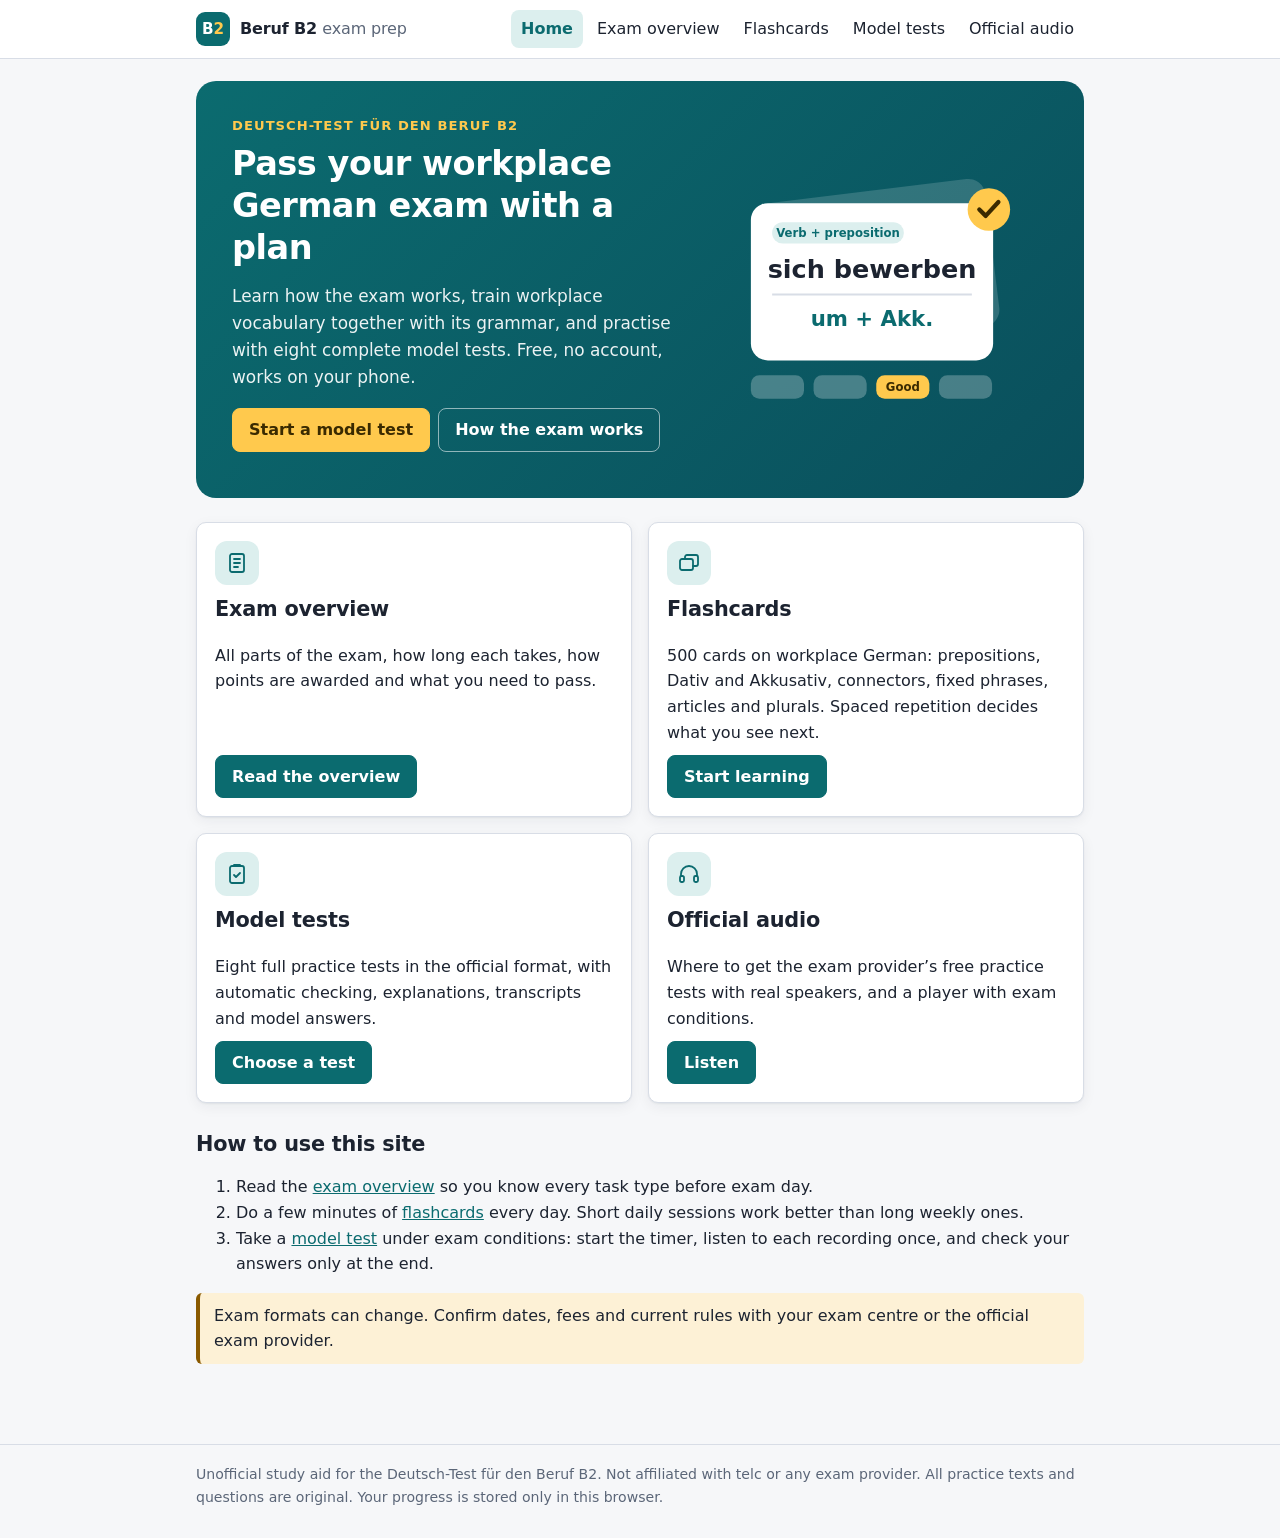
<file: index.html>
<!doctype html>
<html lang="en">
<head>
  <meta charset="utf-8">
  <meta name="viewport" content="width=device-width, initial-scale=1">
  <title>Beruf B2 exam prep – practise for the Deutsch-Test für den Beruf B2</title>
  <meta name="description" content="Free practice for the Deutsch-Test für den Beruf B2: exam overview, flashcards and eight model tests.">
  <link rel="icon" href="assets/img/favicon.svg" type="image/svg+xml">
  <meta name="theme-color" content="#0b6b6f">
  <link rel="stylesheet" href="assets/css/style.css">
</head>
<body>
  <header class="site-header">
    <div class="wrap">
      <a class="brand" href="index.html"><span class="logo" aria-hidden="true">B<b>2</b></span><span>Beruf B2 <span class="brand-sub">exam prep</span></span></a>
      <nav class="site-nav" aria-label="Main">
        <a href="index.html" aria-current="page">Home</a>
        <a href="overview.html">Exam overview</a>
        <a href="flashcards.html">Flashcards</a>
        <a href="tests.html">Model tests</a>
        <a href="official.html">Official audio</a>
      </nav>
    </div>
  </header>

  <main class="wrap">
    <section class="hero">
      <div class="hero-text">
        <p class="eyebrow">Deutsch-Test für den Beruf B2</p>
        <h1>Pass your workplace German exam with a plan</h1>
        <p>Learn how the exam works, train workplace vocabulary together with its grammar, and practise with eight complete model tests. Free, no account, works on your phone.</p>
        <div class="btn-row">
          <a class="btn cta" href="tests.html">Start a model test</a>
          <a class="btn ghost" href="overview.html">How the exam works</a>
        </div>
      </div>
      <svg class="hero-art" viewBox="0 0 320 230" role="img" aria-label="A flashcard showing the pattern sich bewerben um plus Akkusativ">
        <rect x="58" y="22" width="216" height="140" rx="16" fill="#ffffff" opacity=".16" transform="rotate(-7 166 92)"/>
        <rect x="46" y="34" width="228" height="148" rx="16" fill="#ffffff"/>
        <rect x="66" y="52" width="124" height="20" rx="10" fill="#dcefee"/>
        <text x="128" y="66" text-anchor="middle" font-size="11" font-weight="700" fill="#0b6b6f">Verb + preposition</text>
        <text x="160" y="104" text-anchor="middle" font-size="24" font-weight="800" fill="#1c2330">sich bewerben</text>
        <line x1="66" y1="120" x2="254" y2="120" stroke="#d8dde6" stroke-width="2"/>
        <text x="160" y="150" text-anchor="middle" font-size="20" font-weight="800" fill="#0b6b6f">um + Akk.</text>
        <rect x="46" y="196" width="50" height="22" rx="8" fill="#ffffff" opacity=".25"/>
        <rect x="105" y="196" width="50" height="22" rx="8" fill="#ffffff" opacity=".25"/>
        <rect x="164" y="196" width="50" height="22" rx="8" fill="#ffc94d"/>
        <rect x="223" y="196" width="50" height="22" rx="8" fill="#ffffff" opacity=".25"/>
        <text x="189" y="211" text-anchor="middle" font-size="11" font-weight="800" fill="#3a2a00">Good</text>
        <circle cx="270" cy="40" r="20" fill="#ffc94d"/>
        <path d="M261 40l6 6 12-13" fill="none" stroke="#3a2a00" stroke-width="4" stroke-linecap="round" stroke-linejoin="round"/>
      </svg>
    </section>

    <div class="grid">
      <section class="card">
        <span class="card-icon"><svg class="icon" viewBox="0 0 24 24" aria-hidden="true"><rect x="5" y="3" width="14" height="18" rx="2"/><path d="M9 8h6M9 12h6M9 16h4"/></svg></span>
        <h2>Exam overview</h2>
        <p>All parts of the exam, how long each takes, how points are awarded and what you need to pass.</p>
        <a class="btn primary" href="overview.html">Read the overview</a>
      </section>
      <section class="card">
        <span class="card-icon"><svg class="icon" viewBox="0 0 24 24" aria-hidden="true"><rect x="3" y="8" width="13" height="11" rx="2"/><path d="M8 8V6a2 2 0 0 1 2-2h9a2 2 0 0 1 2 2v7a2 2 0 0 1-2 2h-3"/></svg></span>
        <h2>Flashcards</h2>
        <p>500 cards on workplace German: prepositions, Dativ and Akkusativ, connectors, fixed phrases, articles and plurals. Spaced repetition decides what you see next.</p>
        <a class="btn primary" href="flashcards.html">Start learning</a>
      </section>
      <section class="card">
        <span class="card-icon"><svg class="icon" viewBox="0 0 24 24" aria-hidden="true"><rect x="5" y="4" width="14" height="17" rx="2"/><path d="M9 4V3h6v1M9 13l2 2 4-4"/></svg></span>
        <h2>Model tests</h2>
        <p>Eight full practice tests in the official format, with automatic checking, explanations, transcripts and model answers.</p>
        <a class="btn primary" href="tests.html">Choose a test</a>
      </section>
      <section class="card">
        <span class="card-icon"><svg class="icon" viewBox="0 0 24 24" aria-hidden="true"><path d="M4 14v-2a8 8 0 0 1 16 0v2"/><rect x="3" y="14" width="4" height="6" rx="1.5"/><rect x="17" y="14" width="4" height="6" rx="1.5"/></svg></span>
        <h2>Official audio</h2>
        <p>Where to get the exam provider’s free practice tests with real speakers, and a player with exam conditions.</p>
        <a class="btn primary" href="official.html">Listen</a>
      </section>
    </div>

    <h2>How to use this site</h2>
    <ol>
      <li>Read the <a href="overview.html">exam overview</a> so you know every task type before exam day.</li>
      <li>Do a few minutes of <a href="flashcards.html">flashcards</a> every day. Short daily sessions work better than long weekly ones.</li>
      <li>Take a <a href="tests.html">model test</a> under exam conditions: start the timer, listen to each recording once, and check your answers only at the end.</li>
    </ol>
    <p class="note">Exam formats can change. Confirm dates, fees and current rules with your exam centre or the official exam provider.</p>
  </main>

  <footer class="site-footer">
    <div class="wrap">
      Unofficial study aid for the Deutsch-Test für den Beruf B2. Not affiliated with telc or any exam provider.
      All practice texts and questions are original. Your progress is stored only in this browser.
    </div>
  </footer>

  <script src="assets/js/common.js"></script>
</body>
</html>
</file>
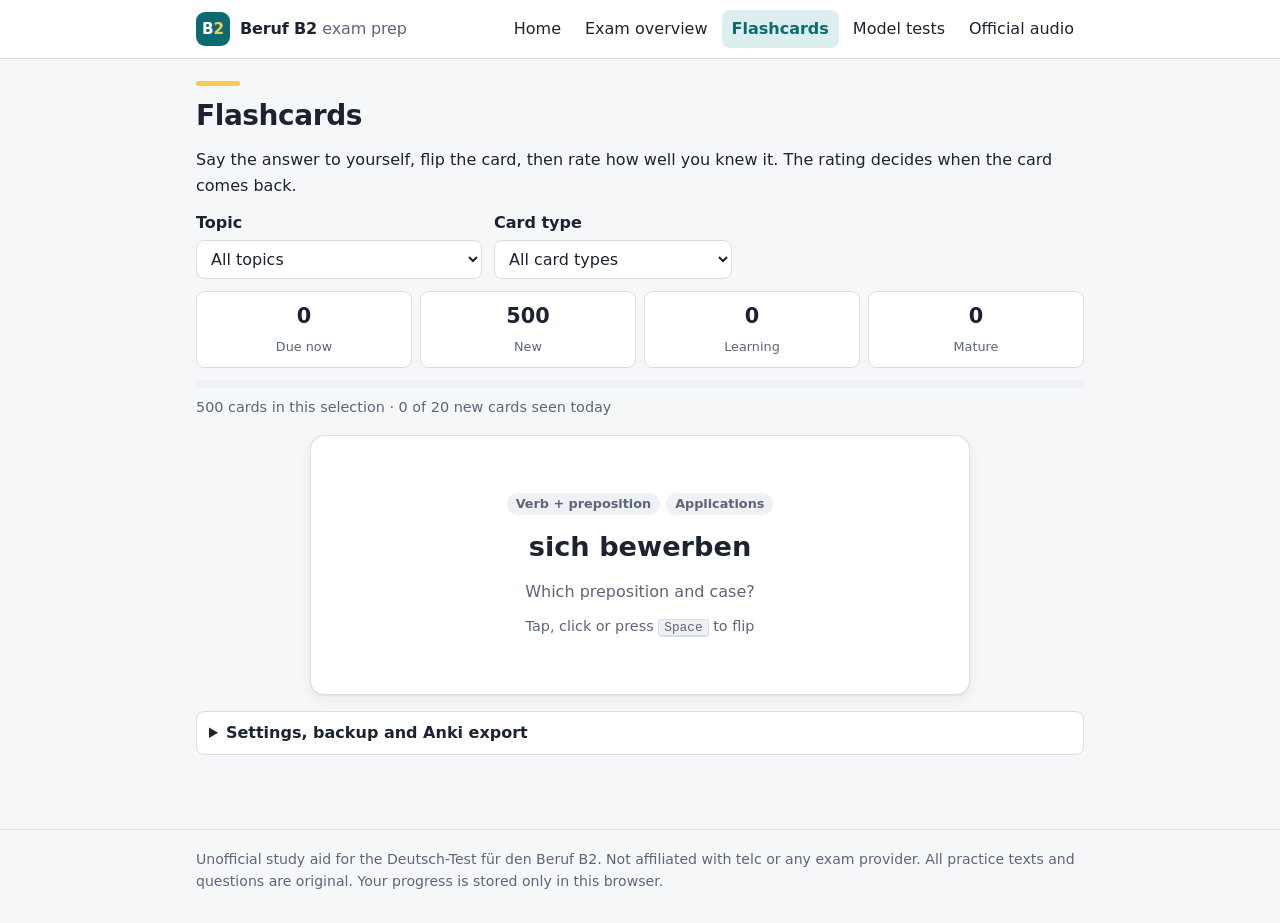
<file: flashcards.html>
<!doctype html>
<html lang="en">
<head>
  <meta charset="utf-8">
  <meta name="viewport" content="width=device-width, initial-scale=1">
  <title>Flashcards – Beruf B2 exam prep</title>
  <meta name="description" content="Spaced-repetition flashcards for workplace German at level B2.">
  <link rel="icon" href="assets/img/favicon.svg" type="image/svg+xml">
  <meta name="theme-color" content="#0b6b6f">
  <link rel="stylesheet" href="assets/css/style.css">
</head>
<body>
  <header class="site-header">
    <div class="wrap">
      <a class="brand" href="index.html"><span class="logo" aria-hidden="true">B<b>2</b></span><span>Beruf B2 <span class="brand-sub">exam prep</span></span></a>
      <nav class="site-nav" aria-label="Main">
        <a href="index.html">Home</a>
        <a href="overview.html">Exam overview</a>
        <a href="flashcards.html" aria-current="page">Flashcards</a>
        <a href="tests.html">Model tests</a>
        <a href="official.html">Official audio</a>
      </nav>
    </div>
  </header>

  <main class="wrap">
    <h1>Flashcards</h1>
    <p>Say the answer to yourself, flip the card, then rate how well you knew it. The rating decides when the card comes back.</p>
    <div id="app"><p class="muted">Loading cards…</p></div>
    <noscript><p class="error">The flashcards need JavaScript.</p></noscript>
  </main>

  <footer class="site-footer">
    <div class="wrap">
      Unofficial study aid for the Deutsch-Test für den Beruf B2. Not affiliated with telc or any exam provider.
      All practice texts and questions are original. Your progress is stored only in this browser.
    </div>
  </footer>
  <script src="assets/js/common.js"></script>
  <script src="assets/js/srs.js"></script>
  <script src="assets/js/flashcards.js"></script>
</body>
</html>
</file>
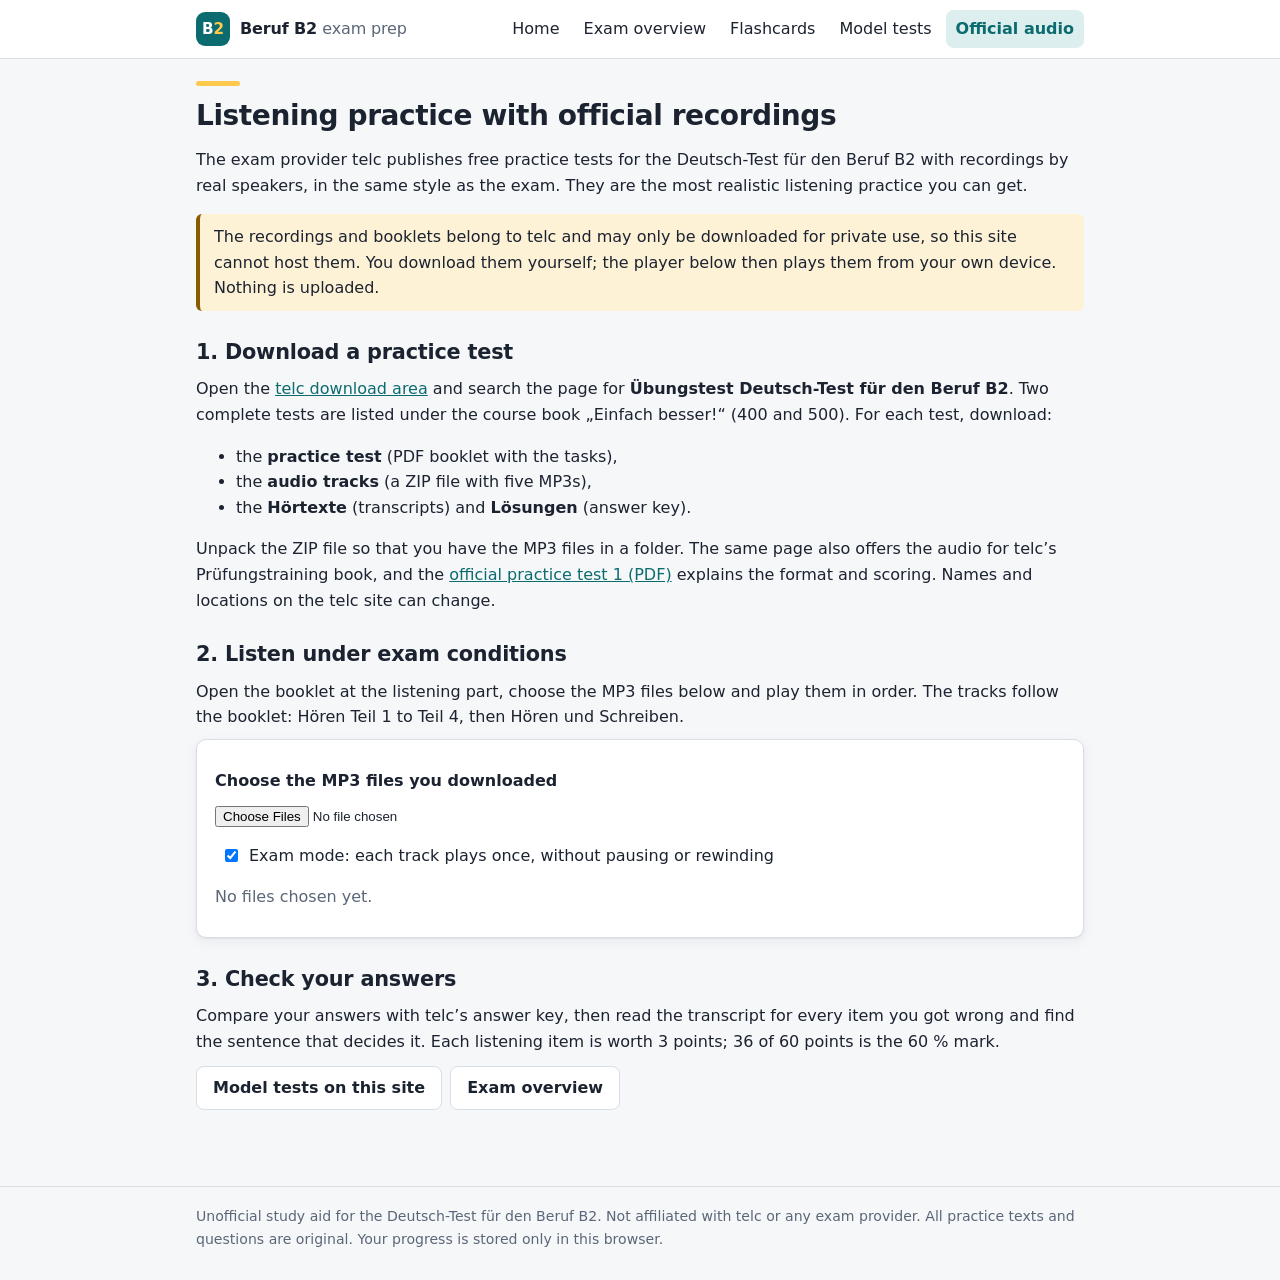
<file: official.html>
<!doctype html>
<html lang="en">
<head>
  <meta charset="utf-8">
  <meta name="viewport" content="width=device-width, initial-scale=1">
  <title>Official audio – Beruf B2 exam prep</title>
  <meta name="description" content="Practise listening with the official telc recordings: where to get them and a player with exam conditions.">
  <link rel="icon" href="assets/img/favicon.svg" type="image/svg+xml">
  <meta name="theme-color" content="#0b6b6f">
  <link rel="stylesheet" href="assets/css/style.css">
</head>
<body>
  <header class="site-header">
    <div class="wrap">
      <a class="brand" href="index.html"><span class="logo" aria-hidden="true">B<b>2</b></span><span>Beruf B2 <span class="brand-sub">exam prep</span></span></a>
      <nav class="site-nav" aria-label="Main">
        <a href="index.html">Home</a>
        <a href="overview.html">Exam overview</a>
        <a href="flashcards.html">Flashcards</a>
        <a href="tests.html">Model tests</a>
        <a href="official.html" aria-current="page">Official audio</a>
      </nav>
    </div>
  </header>

  <main class="wrap">
    <h1>Listening practice with official recordings</h1>

    <p>The exam provider telc publishes free practice tests for the <span lang="de">Deutsch-Test für den Beruf B2</span> with recordings by real speakers, in the same style as the exam. They are the most realistic listening practice you can get.</p>

    <p class="note">The recordings and booklets belong to telc and may only be downloaded for private use, so this site cannot host them. You download them yourself; the player below then plays them from your own device. Nothing is uploaded.</p>

    <h2>1. Download a practice test</h2>
    <p>Open the <a href="https://www.telc.net/lehrmaterialien/downloadbereich" rel="noopener">telc download area</a> and search the page for <strong lang="de">Übungstest Deutsch-Test für den Beruf B2</strong>. Two complete tests are listed under the course book <span lang="de">„Einfach besser!“</span> (400 and 500). For each test, download:</p>
    <ul>
      <li>the <strong>practice test</strong> (PDF booklet with the tasks),</li>
      <li>the <strong>audio tracks</strong> (a ZIP file with five MP3s),</li>
      <li>the <strong lang="de">Hörtexte</strong> (transcripts) and <strong lang="de">Lösungen</strong> (answer key).</li>
    </ul>
    <p>Unpack the ZIP file so that you have the MP3 files in a folder. The same page also offers the audio for telc’s <span lang="de">Prüfungstraining</span> book, and the <a href="https://shop.telc.net/media/catalog/product/file//1/0/1011431_20220708_5015-b00-010102_web.pdf" rel="noopener">official practice test 1 (PDF)</a> explains the format and scoring. Names and locations on the telc site can change.</p>

    <h2>2. Listen under exam conditions</h2>
    <p>Open the booklet at the listening part, choose the MP3 files below and play them in order. The tracks follow the booklet: <span lang="de">Hören Teil 1</span> to <span lang="de">Teil 4</span>, then <span lang="de">Hören und Schreiben</span>.</p>

    <div id="app" class="card">
      <p><label for="files">Choose the MP3 files you downloaded</label></p>
      <input type="file" id="files" accept="audio/*,.mp3" multiple>
      <p><label class="choice"><input type="checkbox" id="exam-mode" checked> Exam mode: each track plays once, without pausing or rewinding</label></p>
      <div id="tracks"><p class="muted">No files chosen yet.</p></div>
    </div>
    <noscript><p class="error">The player needs JavaScript. You can still play the files with any audio player.</p></noscript>

    <h2>3. Check your answers</h2>
    <p>Compare your answers with telc’s answer key, then read the transcript for every item you got wrong and find the sentence that decides it. Each listening item is worth 3 points; 36 of 60 points is the 60 % mark.</p>

    <div class="btn-row">
      <a class="btn" href="tests.html">Model tests on this site</a>
      <a class="btn" href="overview.html">Exam overview</a>
    </div>
  </main>

  <footer class="site-footer">
    <div class="wrap">
      Unofficial study aid for the Deutsch-Test für den Beruf B2. Not affiliated with telc or any exam provider.
      All practice texts and questions are original. Your progress is stored only in this browser.
    </div>
  </footer>

  <script src="assets/js/common.js"></script>
  <script src="assets/js/official.js"></script>
</body>
</html>
</file>
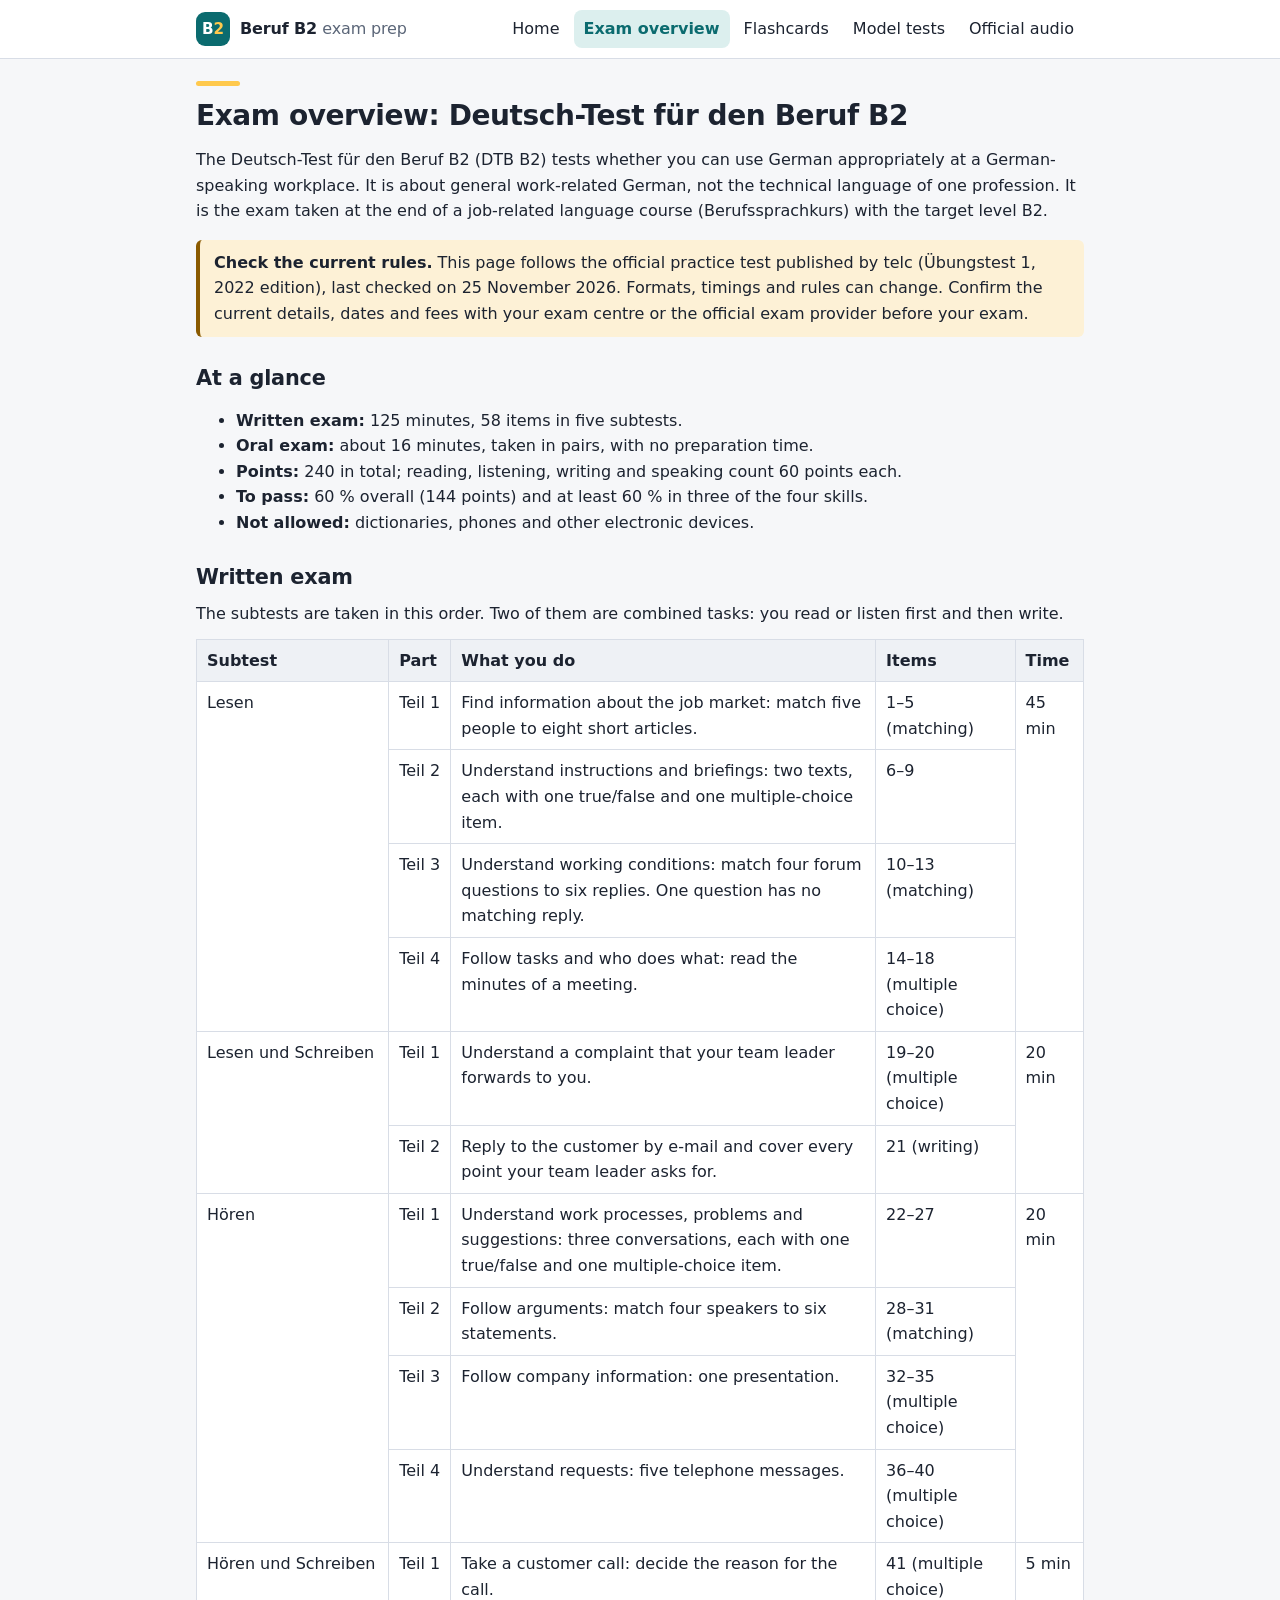
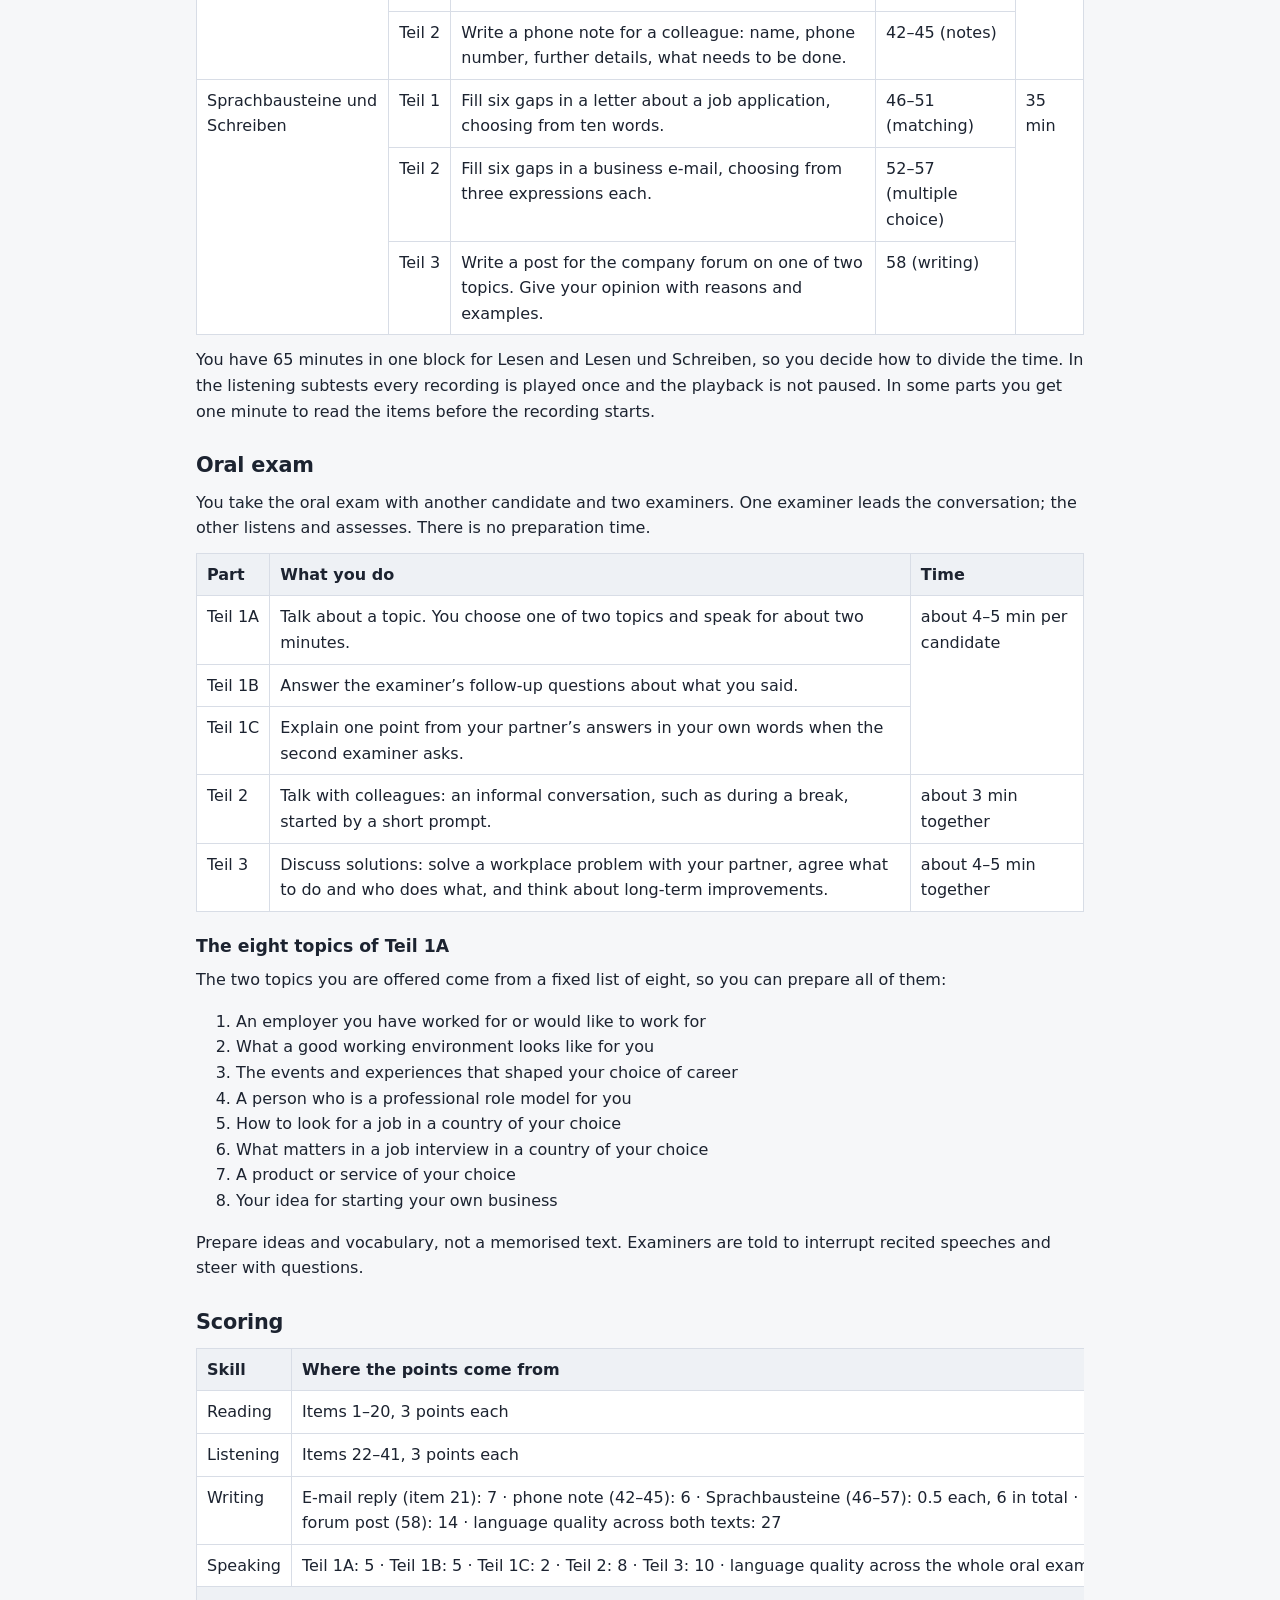
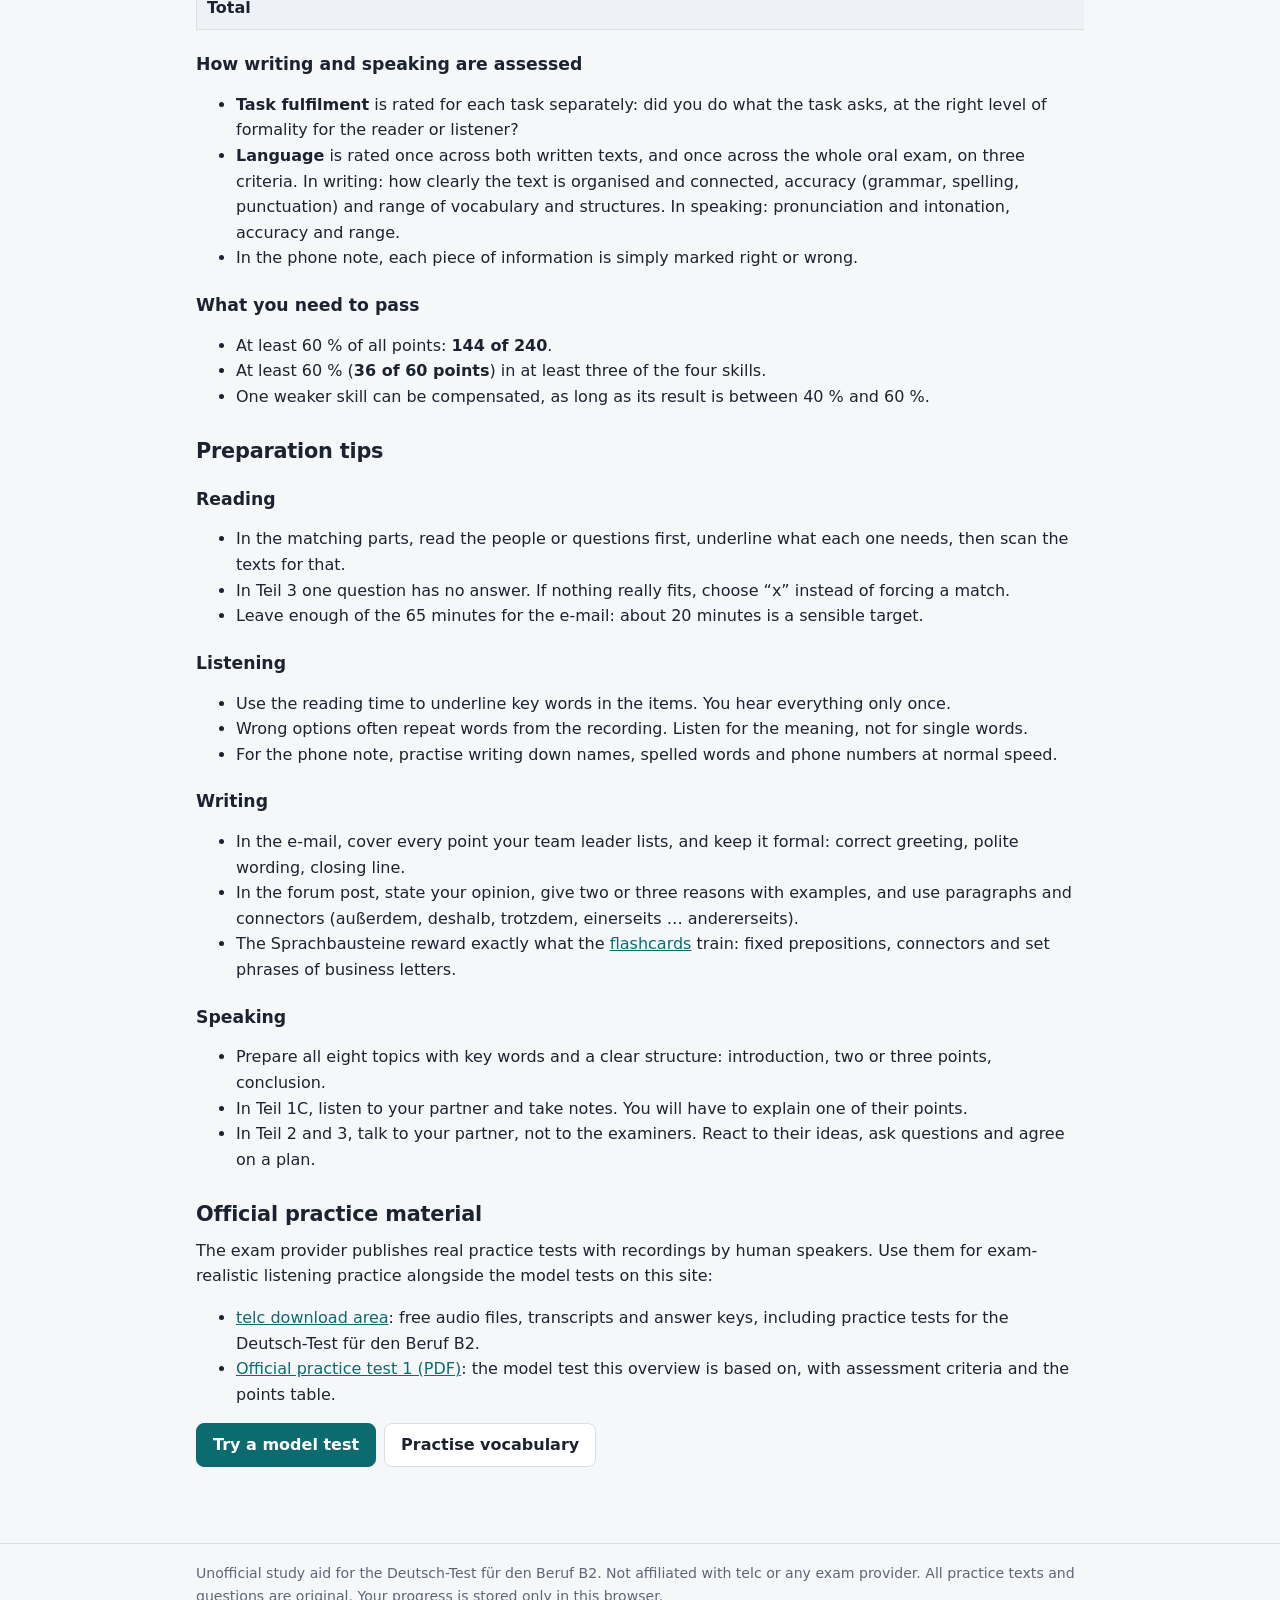
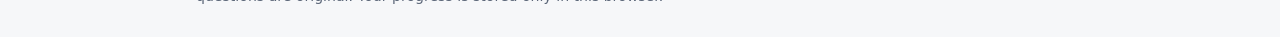
<file: overview.html>
<!doctype html>
<html lang="en">
<head>
  <meta charset="utf-8">
  <meta name="viewport" content="width=device-width, initial-scale=1">
  <title>Exam overview – Beruf B2 exam prep</title>
  <meta name="description" content="Structure, timing, scoring and pass criteria of the Deutsch-Test für den Beruf B2.">
  <link rel="icon" href="assets/img/favicon.svg" type="image/svg+xml">
  <meta name="theme-color" content="#0b6b6f">
  <link rel="stylesheet" href="assets/css/style.css">
</head>
<body>
  <header class="site-header">
    <div class="wrap">
      <a class="brand" href="index.html"><span class="logo" aria-hidden="true">B<b>2</b></span><span>Beruf B2 <span class="brand-sub">exam prep</span></span></a>
      <nav class="site-nav" aria-label="Main">
        <a href="index.html">Home</a>
        <a href="overview.html" aria-current="page">Exam overview</a>
        <a href="flashcards.html">Flashcards</a>
        <a href="tests.html">Model tests</a>
        <a href="official.html">Official audio</a>
      </nav>
    </div>
  </header>

  <main class="wrap">
    <h1>Exam overview: Deutsch-Test für den Beruf B2</h1>

    <p>The <span lang="de">Deutsch-Test für den Beruf B2</span> (DTB B2) tests whether you can use German appropriately at a German-speaking workplace. It is about general work-related German, not the technical language of one profession. It is the exam taken at the end of a job-related language course (<span lang="de">Berufssprachkurs</span>) with the target level B2.</p>

    <p class="note"><strong>Check the current rules.</strong> This page follows the official practice test published by telc (<span lang="de">Übungstest 1</span>, 2022 edition), last checked on 25 November 2026. Formats, timings and rules can change. Confirm the current details, dates and fees with your exam centre or the official exam provider before your exam.</p>

    <h2>At a glance</h2>
    <ul>
      <li><strong>Written exam:</strong> 125 minutes, 58 items in five subtests.</li>
      <li><strong>Oral exam:</strong> about 16 minutes, taken in pairs, with no preparation time.</li>
      <li><strong>Points:</strong> 240 in total; reading, listening, writing and speaking count 60 points each.</li>
      <li><strong>To pass:</strong> 60 % overall (144 points) and at least 60 % in three of the four skills.</li>
      <li><strong>Not allowed:</strong> dictionaries, phones and other electronic devices.</li>
    </ul>

    <h2>Written exam</h2>
    <p>The subtests are taken in this order. Two of them are combined tasks: you read or listen first and then write.</p>

    <div class="table-scroll">
      <table>
        <thead>
          <tr><th>Subtest</th><th>Part</th><th>What you do</th><th>Items</th><th>Time</th></tr>
        </thead>
        <tbody>
          <tr><td rowspan="4" lang="de">Lesen</td><td class="nw">Teil 1</td><td>Find information about the job market: match five people to eight short articles.</td><td>1–5 (matching)</td><td rowspan="4">45 min</td></tr>
          <tr><td class="nw">Teil 2</td><td>Understand instructions and briefings: two texts, each with one true/false and one multiple-choice item.</td><td>6–9</td></tr>
          <tr><td class="nw">Teil 3</td><td>Understand working conditions: match four forum questions to six replies. One question has no matching reply.</td><td>10–13 (matching)</td></tr>
          <tr><td class="nw">Teil 4</td><td>Follow tasks and who does what: read the minutes of a meeting.</td><td>14–18 (multiple choice)</td></tr>
          <tr><td rowspan="2" lang="de">Lesen und Schreiben</td><td class="nw">Teil 1</td><td>Understand a complaint that your team leader forwards to you.</td><td>19–20 (multiple choice)</td><td rowspan="2">20 min</td></tr>
          <tr><td class="nw">Teil 2</td><td>Reply to the customer by e-mail and cover every point your team leader asks for.</td><td>21 (writing)</td></tr>
          <tr><td rowspan="4" lang="de">Hören</td><td class="nw">Teil 1</td><td>Understand work processes, problems and suggestions: three conversations, each with one true/false and one multiple-choice item.</td><td>22–27</td><td rowspan="4">20 min</td></tr>
          <tr><td class="nw">Teil 2</td><td>Follow arguments: match four speakers to six statements.</td><td>28–31 (matching)</td></tr>
          <tr><td class="nw">Teil 3</td><td>Follow company information: one presentation.</td><td>32–35 (multiple choice)</td></tr>
          <tr><td class="nw">Teil 4</td><td>Understand requests: five telephone messages.</td><td>36–40 (multiple choice)</td></tr>
          <tr><td rowspan="2" lang="de">Hören und Schreiben</td><td class="nw">Teil 1</td><td>Take a customer call: decide the reason for the call.</td><td>41 (multiple choice)</td><td rowspan="2">5 min</td></tr>
          <tr><td class="nw">Teil 2</td><td>Write a phone note for a colleague: name, phone number, further details, what needs to be done.</td><td>42–45 (notes)</td></tr>
          <tr><td rowspan="3" lang="de">Sprachbausteine und Schreiben</td><td class="nw">Teil 1</td><td>Fill six gaps in a letter about a job application, choosing from ten words.</td><td>46–51 (matching)</td><td rowspan="3">35 min</td></tr>
          <tr><td class="nw">Teil 2</td><td>Fill six gaps in a business e-mail, choosing from three expressions each.</td><td>52–57 (multiple choice)</td></tr>
          <tr><td class="nw">Teil 3</td><td>Write a post for the company forum on one of two topics. Give your opinion with reasons and examples.</td><td>58 (writing)</td></tr>
        </tbody>
      </table>
    </div>

    <p>You have 65 minutes in one block for <span lang="de">Lesen</span> and <span lang="de">Lesen und Schreiben</span>, so you decide how to divide the time. In the listening subtests every recording is played once and the playback is not paused. In some parts you get one minute to read the items before the recording starts.</p>

    <h2>Oral exam</h2>
    <p>You take the oral exam with another candidate and two examiners. One examiner leads the conversation; the other listens and assesses. There is no preparation time.</p>

    <div class="table-scroll">
      <table>
        <thead><tr><th>Part</th><th>What you do</th><th>Time</th></tr></thead>
        <tbody>
          <tr><td class="nw">Teil 1A</td><td>Talk about a topic. You choose one of two topics and speak for about two minutes.</td><td rowspan="3">about 4–5 min per candidate</td></tr>
          <tr><td class="nw">Teil 1B</td><td>Answer the examiner’s follow-up questions about what you said.</td></tr>
          <tr><td class="nw">Teil 1C</td><td>Explain one point from your partner’s answers in your own words when the second examiner asks.</td></tr>
          <tr><td class="nw">Teil 2</td><td>Talk with colleagues: an informal conversation, such as during a break, started by a short prompt.</td><td>about 3 min together</td></tr>
          <tr><td class="nw">Teil 3</td><td>Discuss solutions: solve a workplace problem with your partner, agree what to do and who does what, and think about long-term improvements.</td><td>about 4–5 min together</td></tr>
        </tbody>
      </table>
    </div>

    <h3>The eight topics of Teil 1A</h3>
    <p>The two topics you are offered come from a fixed list of eight, so you can prepare all of them:</p>
    <ol>
      <li>An employer you have worked for or would like to work for</li>
      <li>What a good working environment looks like for you</li>
      <li>The events and experiences that shaped your choice of career</li>
      <li>A person who is a professional role model for you</li>
      <li>How to look for a job in a country of your choice</li>
      <li>What matters in a job interview in a country of your choice</li>
      <li>A product or service of your choice</li>
      <li>Your idea for starting your own business</li>
    </ol>
    <p>Prepare ideas and vocabulary, not a memorised text. Examiners are told to interrupt recited speeches and steer with questions.</p>

    <h2>Scoring</h2>
    <div class="table-scroll">
      <table>
        <thead><tr><th>Skill</th><th>Where the points come from</th><th>Points</th></tr></thead>
        <tbody>
          <tr><td>Reading</td><td>Items 1–20, 3 points each</td><td>60</td></tr>
          <tr><td>Listening</td><td>Items 22–41, 3 points each</td><td>60</td></tr>
          <tr><td>Writing</td><td>E-mail reply (item 21): 7 · phone note (42–45): 6 · Sprachbausteine (46–57): 0.5 each, 6 in total · forum post (58): 14 · language quality across both texts: 27</td><td>60</td></tr>
          <tr><td>Speaking</td><td class="nw">Teil 1A: 5 · Teil 1B: 5 · Teil 1C: 2 · Teil 2: 8 · Teil 3: 10 · language quality across the whole oral exam: 30</td><td>60</td></tr>
          <tr><th colspan="2">Total</th><th>240</th></tr>
        </tbody>
      </table>
    </div>

    <h3>How writing and speaking are assessed</h3>
    <ul>
      <li><strong>Task fulfilment</strong> is rated for each task separately: did you do what the task asks, at the right level of formality for the reader or listener?</li>
      <li><strong>Language</strong> is rated once across both written texts, and once across the whole oral exam, on three criteria. In writing: how clearly the text is organised and connected, accuracy (grammar, spelling, punctuation) and range of vocabulary and structures. In speaking: pronunciation and intonation, accuracy and range.</li>
      <li>In the phone note, each piece of information is simply marked right or wrong.</li>
    </ul>

    <h3>What you need to pass</h3>
    <ul>
      <li>At least 60 % of all points: <strong>144 of 240</strong>.</li>
      <li>At least 60 % (<strong>36 of 60 points</strong>) in at least three of the four skills.</li>
      <li>One weaker skill can be compensated, as long as its result is between 40 % and 60 %.</li>
    </ul>

    <h2>Preparation tips</h2>
    <h3>Reading</h3>
    <ul>
      <li>In the matching parts, read the people or questions first, underline what each one needs, then scan the texts for that.</li>
      <li>In Teil 3 one question has no answer. If nothing really fits, choose “x” instead of forcing a match.</li>
      <li>Leave enough of the 65 minutes for the e-mail: about 20 minutes is a sensible target.</li>
    </ul>
    <h3>Listening</h3>
    <ul>
      <li>Use the reading time to underline key words in the items. You hear everything only once.</li>
      <li>Wrong options often repeat words from the recording. Listen for the meaning, not for single words.</li>
      <li>For the phone note, practise writing down names, spelled words and phone numbers at normal speed.</li>
    </ul>
    <h3>Writing</h3>
    <ul>
      <li>In the e-mail, cover every point your team leader lists, and keep it formal: correct greeting, polite wording, closing line.</li>
      <li>In the forum post, state your opinion, give two or three reasons with examples, and use paragraphs and connectors (<span lang="de">außerdem, deshalb, trotzdem, einerseits … andererseits</span>).</li>
      <li>The Sprachbausteine reward exactly what the <a href="flashcards.html">flashcards</a> train: fixed prepositions, connectors and set phrases of business letters.</li>
    </ul>
    <h3>Speaking</h3>
    <ul>
      <li>Prepare all eight topics with key words and a clear structure: introduction, two or three points, conclusion.</li>
      <li>In Teil 1C, listen to your partner and take notes. You will have to explain one of their points.</li>
      <li>In Teil 2 and 3, talk to your partner, not to the examiners. React to their ideas, ask questions and agree on a plan.</li>
    </ul>

    <h2>Official practice material</h2>
    <p>The exam provider publishes real practice tests with recordings by human speakers. Use them for exam-realistic listening practice alongside the model tests on this site:</p>
    <ul>
      <li><a href="https://www.telc.net/lehrmaterialien/downloadbereich" rel="noopener">telc download area</a>: free audio files, transcripts and answer keys, including practice tests for the Deutsch-Test für den Beruf B2.</li>
      <li><a href="https://shop.telc.net/media/catalog/product/file//1/0/1011431_20220708_5015-b00-010102_web.pdf" rel="noopener">Official practice test 1 (PDF)</a>: the model test this overview is based on, with assessment criteria and the points table.</li>
    </ul>

    <div class="btn-row">
      <a class="btn primary" href="tests.html">Try a model test</a>
      <a class="btn" href="flashcards.html">Practise vocabulary</a>
    </div>
  </main>

  <footer class="site-footer">
    <div class="wrap">
      Unofficial study aid for the Deutsch-Test für den Beruf B2. Not affiliated with telc or any exam provider.
      All practice texts and questions are original. Your progress is stored only in this browser.
    </div>
  </footer>
  <script src="assets/js/common.js"></script>
</body>
</html>
</file>
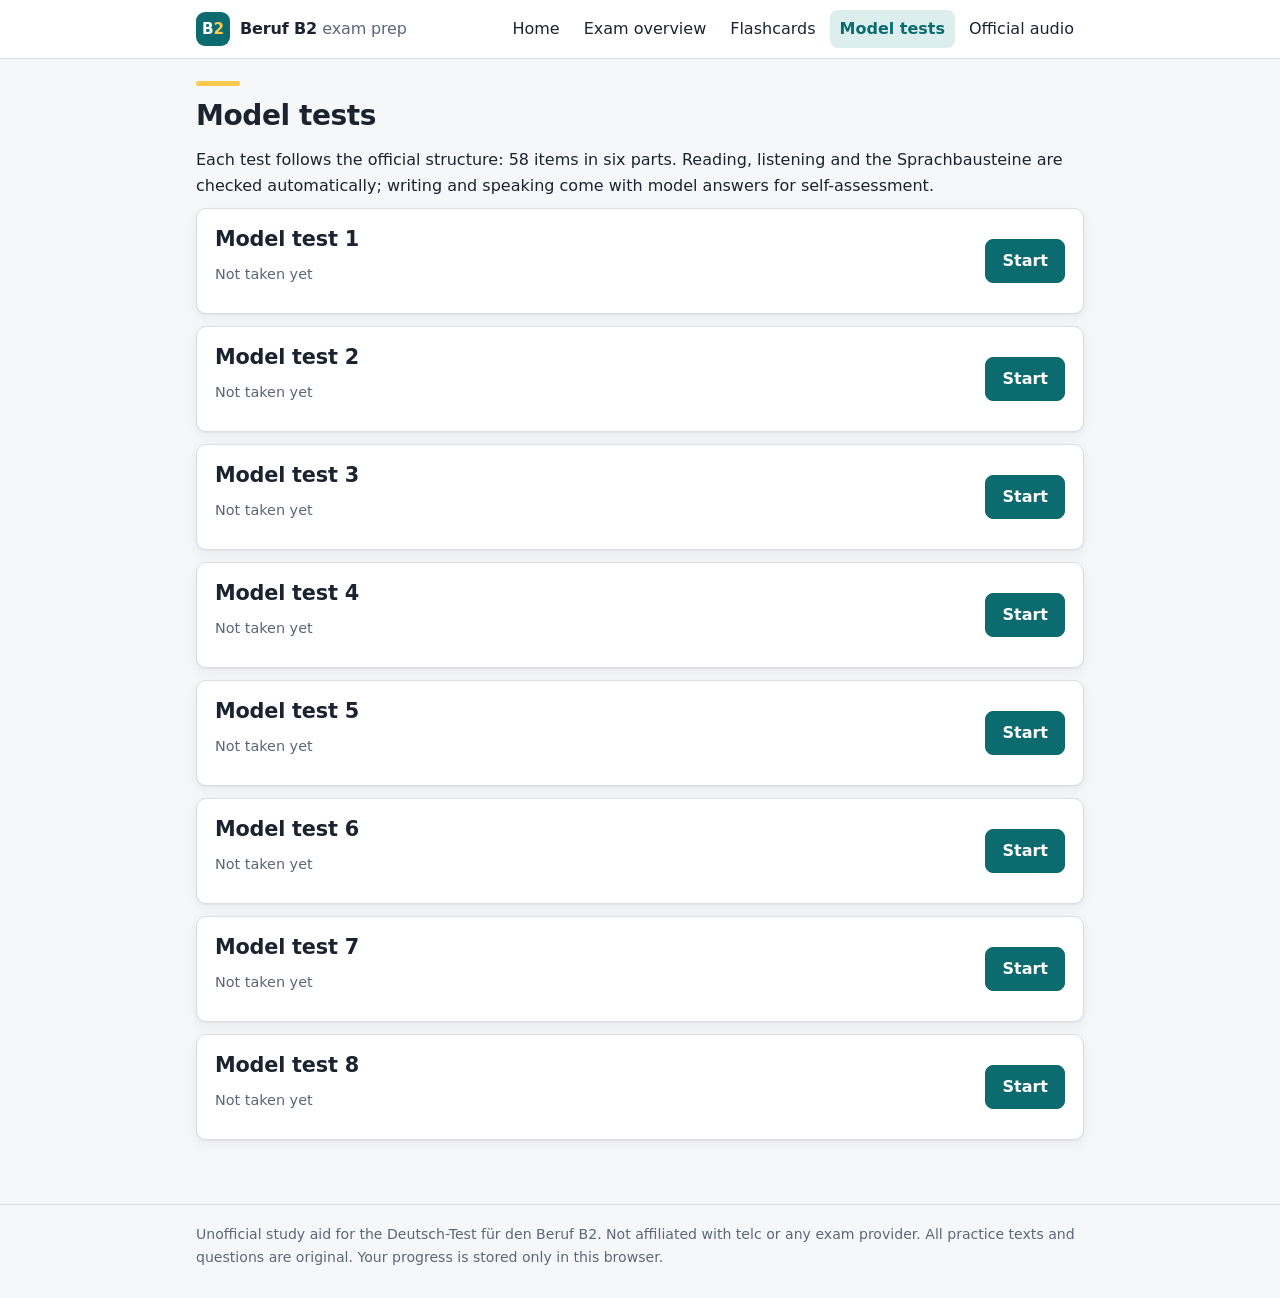
<file: tests.html>
<!doctype html>
<html lang="en">
<head>
  <meta charset="utf-8">
  <meta name="viewport" content="width=device-width, initial-scale=1">
  <title>Model tests – Beruf B2 exam prep</title>
  <meta name="description" content="Eight complete practice tests in the format of the Deutsch-Test für den Beruf B2.">
  <link rel="icon" href="assets/img/favicon.svg" type="image/svg+xml">
  <meta name="theme-color" content="#0b6b6f">
  <link rel="stylesheet" href="assets/css/style.css">
</head>
<body>
  <header class="site-header">
    <div class="wrap">
      <a class="brand" href="index.html"><span class="logo" aria-hidden="true">B<b>2</b></span><span>Beruf B2 <span class="brand-sub">exam prep</span></span></a>
      <nav class="site-nav" aria-label="Main">
        <a href="index.html">Home</a>
        <a href="overview.html">Exam overview</a>
        <a href="flashcards.html">Flashcards</a>
        <a href="tests.html" aria-current="page">Model tests</a>
        <a href="official.html">Official audio</a>
      </nav>
    </div>
  </header>

  <main class="wrap">
    <div id="app"><h1>Model tests</h1><p class="muted">Loading…</p></div>
    <noscript><p class="error">The model tests need JavaScript.</p></noscript>
  </main>

  <footer class="site-footer">
    <div class="wrap">
      Unofficial study aid for the Deutsch-Test für den Beruf B2. Not affiliated with telc or any exam provider.
      All practice texts and questions are original. Your progress is stored only in this browser.
    </div>
  </footer>
  <script src="assets/js/common.js"></script>
  <script src="assets/js/tests.js"></script>
</body>
</html>
</file>
<file: assets/css/style.css>
/* Beruf B2 exam prep — all styles.
   Colours are defined once as variables; dark mode only redefines them. */

:root {
  --bg: #f6f7f9;
  --surface: #ffffff;
  --surface-2: #eef1f5;
  --text: #1c2330;
  --muted: #5b6678;
  --border: #d8dde6;
  --accent: #0b6b6f;        /* brand teal */
  --accent-text: #ffffff;
  --accent-soft: #dcefee;
  --brand-2: #ffc94d;       /* brand amber, used sparingly for highlights */
  --brand-2-text: #3a2a00;
  --hero-from: #0b6b6f;
  --hero-to: #0a4f5c;
  --ok: #1b7a43;
  --ok-soft: #e2f4e9;
  --bad: #b3261e;
  --bad-soft: #fbe6e4;
  --warn: #8a5a00;
  --warn-soft: #fdf1d6;
  --radius: 10px;
  --shadow: 0 1px 2px rgba(20, 30, 50, .06), 0 4px 14px rgba(20, 30, 50, .06);
  color-scheme: light dark;
}

@media (prefers-color-scheme: dark) {
  :root {
    --bg: #12151b;
    --surface: #1b2029;
    --surface-2: #242b37;
    --text: #e8ecf3;
    --muted: #a3adbd;
    --border: #343d4c;
    --accent: #5ecfca;
    --accent-text: #06201f;
    --accent-soft: #12393a;
    --hero-from: #0b5a5e;
    --hero-to: #093f49;
    --ok: #6fd69a;
    --ok-soft: #173326;
    --bad: #ff9a92;
    --bad-soft: #3d1d1b;
    --warn: #f1c56a;
    --warn-soft: #3a2f14;
    --shadow: none;
  }
}

* { box-sizing: border-box; }

html { -webkit-text-size-adjust: 100%; }

body {
  margin: 0;
  background: var(--bg);
  color: var(--text);
  font: 16px/1.6 system-ui, -apple-system, "Segoe UI", Roboto, "Helvetica Neue", Arial, sans-serif;
}

a { color: var(--accent); }
h1, h2, h3, h4 { line-height: 1.25; margin: 1.4em 0 .5em; }
h1 { font-size: 1.75rem; margin-top: .8em; letter-spacing: -.015em; }
h2 { letter-spacing: -.01em; }
/* Small amber bar above every page title: part of the visual identity. */
main h1::before { content: ""; display: block; width: 44px; height: 5px; border-radius: 3px; background: var(--brand-2); margin-bottom: 12px; }
h2 { font-size: 1.3rem; }
h3 { font-size: 1.08rem; }
p { margin: .6em 0; }
:focus-visible { outline: 3px solid var(--accent); outline-offset: 2px; }

.wrap { max-width: 920px; margin: 0 auto; padding: 0 16px; }
main.wrap { padding-bottom: 64px; }
.muted { color: var(--muted); }
.small { font-size: .9rem; }
[hidden] { display: none !important; }

/* ---------- header and navigation ---------- */

.site-header { background: var(--surface); border-bottom: 1px solid var(--border); position: sticky; top: 0; z-index: 10; }
.site-header .wrap { display: flex; align-items: center; gap: 8px 20px; flex-wrap: wrap; padding-top: 10px; padding-bottom: 10px; }
.brand { font-weight: 800; color: var(--text); text-decoration: none; margin-right: auto; display: inline-flex; align-items: center; gap: 10px; letter-spacing: -.01em; }
.brand-sub { font-weight: 500; color: var(--muted); }
.logo { display: inline-flex; align-items: center; justify-content: center; width: 34px; height: 34px; border-radius: 9px; background: #0b6b6f; color: #fff; font-weight: 800; font-size: .95rem; letter-spacing: 0; }
.logo b { color: var(--brand-2); }
.site-nav { display: flex; gap: 4px; flex-wrap: wrap; }
.site-nav a { padding: 6px 10px; border-radius: 8px; text-decoration: none; color: var(--text); }
.site-nav a:hover { background: var(--surface-2); }
.site-nav a[aria-current="page"] { background: var(--accent-soft); color: var(--accent); font-weight: 600; }

.site-footer { border-top: 1px solid var(--border); color: var(--muted); font-size: .88rem; padding: 18px 0 30px; }

/* ---------- generic components ---------- */

.card { background: var(--surface); border: 1px solid var(--border); border-radius: var(--radius); padding: 18px; box-shadow: var(--shadow); }
.grid { display: grid; gap: 16px; grid-template-columns: repeat(auto-fit, minmax(300px, 1fr)); }
/* Cards in a grid keep their button at the bottom, so buttons line up across cards. */
.grid > .card { display: flex; flex-direction: column; align-items: flex-start; }
.grid > .card > .btn { margin-top: auto; }
.card h2:first-child, .card h3:first-child { margin-top: 0; }

.btn {
  display: inline-flex; align-items: center; justify-content: center; gap: 6px;
  min-height: 42px; padding: 8px 16px; border-radius: 8px; border: 1px solid var(--border);
  background: var(--surface); color: var(--text); font: inherit; font-weight: 600; cursor: pointer; text-decoration: none; white-space: nowrap;
}
.btn:hover { background: var(--surface-2); }
.btn.primary { background: var(--accent); border-color: var(--accent); color: var(--accent-text); }
.btn.primary:hover { filter: brightness(1.08); }
.btn.danger { color: var(--bad); }
.btn:disabled { opacity: .5; cursor: not-allowed; }
.btn-row { display: flex; gap: 8px; flex-wrap: wrap; align-items: center; margin: 12px 0; }

.note { background: var(--warn-soft); border-left: 4px solid var(--warn); padding: 10px 14px; border-radius: 6px; margin: 16px 0; }
.info { background: var(--accent-soft); border-left: 4px solid var(--accent); padding: 10px 14px; border-radius: 6px; margin: 16px 0; }
.error { background: var(--bad-soft); border-left: 4px solid var(--bad); padding: 10px 14px; border-radius: 6px; margin: 16px 0; }

.badge { display: inline-block; padding: 1px 9px; border-radius: 999px; background: var(--surface-2); color: var(--muted); font-size: .8rem; font-weight: 600; }

.table-scroll { overflow-x: auto; margin: 12px 0; }
table { border-collapse: collapse; width: 100%; min-width: 680px; background: var(--surface); }
.nw { white-space: nowrap; }
/* Wide tables scroll sideways inside .table-scroll instead of squeezing their columns. */
th, td { text-align: left; padding: 8px 10px; border: 1px solid var(--border); vertical-align: top; }
th { background: var(--surface-2); font-weight: 600; }

select, input[type="text"], input[type="number"], textarea {
  font: inherit; color: var(--text); background: var(--surface); border: 1px solid var(--border);
  border-radius: 8px; padding: 8px 10px; max-width: 100%;
}
textarea { width: 100%; min-height: 180px; resize: vertical; }
label { font-weight: 600; }

details { border: 1px solid var(--border); border-radius: 8px; padding: 8px 12px; margin: 10px 0; background: var(--surface); }
details > summary { cursor: pointer; font-weight: 600; }
details[open] > summary { margin-bottom: 8px; }

/* ---------- home ---------- */

.hero {
  display: grid; grid-template-columns: minmax(0, 1.25fr) minmax(0, 1fr); gap: 24px; align-items: center;
  margin: 22px 0 24px; padding: 34px 36px; border-radius: 20px; color: #fff;
  background: linear-gradient(135deg, var(--hero-from), var(--hero-to));
}
.hero h1 { font-size: 2.1rem; margin: 0 0 .4em; color: #fff; }
.hero h1::before { display: none; }
.hero p { font-size: 1.06rem; margin: 0 0 1em; color: rgba(255, 255, 255, .92); }
.hero .eyebrow { font-size: .82rem; font-weight: 700; letter-spacing: .08em; text-transform: uppercase; color: var(--brand-2); margin-bottom: .6em; }
.hero-art { width: 100%; height: auto; max-width: 340px; justify-self: center; font-family: inherit; }
.btn.cta { background: var(--brand-2); border-color: var(--brand-2); color: var(--brand-2-text); }
.btn.cta:hover { filter: brightness(1.06); background: var(--brand-2); }
.btn.ghost { background: transparent; border-color: rgba(255, 255, 255, .55); color: #fff; }
.btn.ghost:hover { background: rgba(255, 255, 255, .12); }
.icon { width: 24px; height: 24px; fill: none; stroke: currentColor; stroke-width: 1.8; stroke-linecap: round; stroke-linejoin: round; }
.card-icon + h2 { margin-top: 0; }
.card-icon { display: inline-grid; place-items: center; width: 44px; height: 44px; border-radius: 12px; background: var(--accent-soft); color: var(--accent); margin-bottom: 12px; }

/* ---------- flashcards ---------- */

.filters { display: flex; gap: 12px; flex-wrap: wrap; align-items: end; margin: 12px 0; }
.filters > div { display: flex; flex-direction: column; gap: 4px; }

.stats { display: grid; grid-template-columns: repeat(4, 1fr); gap: 8px; margin: 12px 0; }
.stat { background: var(--surface); border: 1px solid var(--border); border-radius: 8px; padding: 8px; text-align: center; }
.stat b { display: block; font-size: 1.3rem; }
.stat span { font-size: .8rem; color: var(--muted); }

.progress { height: 8px; background: var(--surface-2); border-radius: 999px; overflow: hidden; display: flex; }
.progress i { display: block; height: 100%; }
.progress .p-mature { background: var(--ok); }
.progress .p-learning { background: var(--accent); }

.flashcard {
  background: var(--surface); border: 1px solid var(--border); border-radius: 14px; box-shadow: var(--shadow);
  min-height: 260px; padding: 22px; margin: 16px auto; max-width: 660px; text-align: center; cursor: pointer;
  display: flex; flex-direction: column; justify-content: center; gap: 10px;
}
.flashcard .meta { display: flex; gap: 6px; justify-content: center; flex-wrap: wrap; }
.flashcard .front { font-size: 1.7rem; font-weight: 700; overflow-wrap: anywhere; }
.flashcard .ask { color: var(--muted); }
.flashcard .back { font-size: 1.35rem; font-weight: 700; color: var(--accent); overflow-wrap: anywhere; }
.flashcard .example { font-size: 1.05rem; }
.flashcard hr { border: 0; border-top: 1px solid var(--border); width: 100%; margin: 6px 0; }

.ratings { display: grid; grid-template-columns: repeat(4, 1fr); gap: 8px; max-width: 660px; margin: 0 auto 12px; }
.ratings .btn { flex-direction: column; gap: 0; padding: 6px 4px; }
.ratings .btn small { font-weight: 400; color: var(--muted); }
.ratings .again { border-color: var(--bad); }
.ratings .easy { border-color: var(--ok); }
kbd { font: .8rem ui-monospace, monospace; border: 1px solid var(--border); border-bottom-width: 2px; border-radius: 4px; padding: 0 5px; background: var(--surface-2); }

/* ---------- tests ---------- */

.tabs { display: flex; gap: 6px; flex-wrap: wrap; margin: 12px 0; }
.tabs button {
  flex: 0 0 auto; font: inherit; font-weight: 600; padding: 8px 12px; border-radius: 8px; cursor: pointer;
  border: 1px solid var(--border); background: var(--surface); color: var(--text);
}
.tabs button[aria-selected="true"] { background: var(--accent); border-color: var(--accent); color: var(--accent-text); }

.section-head { display: flex; gap: 10px; align-items: center; flex-wrap: wrap; justify-content: space-between; }
.timer { font-variant-numeric: tabular-nums; font-weight: 700; padding: 4px 10px; border-radius: 8px; background: var(--surface-2); }
.timer.over { background: var(--bad-soft); color: var(--bad); }

.part { margin: 22px 0; }
.part > h3 { margin-bottom: 2px; }
.instructions { font-style: italic; }

.stimulus { background: var(--surface); border: 1px solid var(--border); border-radius: var(--radius); padding: 14px 16px; margin: 14px 0; }
.stimulus h4 { margin: 0 0 6px; }
.stimulus p { margin: .5em 0; }
.stimulus .line { white-space: pre-line; }

.audio-box { display: flex; gap: 10px; align-items: center; flex-wrap: wrap; }
.audio-box audio { width: 100%; }
.transcript { margin-top: 10px; border-top: 1px dashed var(--border); padding-top: 8px; }
.transcript p { margin: .35em 0; }

/* matching tasks */
.match { display: grid; grid-template-columns: minmax(0, 1fr); gap: 14px; margin: 12px 0; }
.match-items select { width: 100%; }
.match-items .item .prompt span[lang] { font-weight: 400; }
.match-items .item { margin: 0 0 10px; }
.item.selectable { cursor: pointer; }
.item.active { border-color: var(--accent); box-shadow: 0 0 0 2px var(--accent); }
.match-bar {
  position: sticky; top: 0; z-index: 5; display: flex; gap: 10px; align-items: center; justify-content: space-between; flex-wrap: wrap;
  background: var(--accent-soft); border: 1px solid var(--accent); border-radius: 8px; padding: 8px 12px; margin-bottom: 10px; font-size: .95rem;
}
.match-card { background: var(--surface); border: 1px solid var(--border); border-radius: 8px; padding: 10px 12px; margin-bottom: 10px; }
.match-card.used { border-color: var(--accent); }
.match-card-head { display: flex; gap: 6px; align-items: center; flex-wrap: wrap; margin-bottom: 4px; }
.match-card-foot { margin-top: 8px; }
.match-badge:empty { display: none; }
.match-badge { margin-left: auto; background: var(--accent-soft); color: var(--accent); }
@media (min-width: 860px) {
  .match { grid-template-columns: minmax(0, 5fr) minmax(0, 6fr); align-items: start; }
  .match-items { position: sticky; top: 70px; max-height: calc(100vh - 86px); overflow-y: auto; padding: 2px; }
  .match-bar { top: 66px; }
}

/* recordings */
.audio-progress { flex: 1 1 140px; min-width: 100px; height: 8px; accent-color: var(--accent); }
progress.audio-progress { appearance: none; -webkit-appearance: none; border: 0; border-radius: 999px; overflow: hidden; background: var(--surface-2); }
progress.audio-progress::-webkit-progress-bar { background: var(--surface-2); }
progress.audio-progress::-webkit-progress-value { background: var(--accent); }
progress.audio-progress::-moz-progress-bar { background: var(--accent); }
.audio-time { min-width: 6.5em; font-variant-numeric: tabular-nums; }
.exam-switch { background: var(--surface); border: 1px solid var(--border); border-radius: 8px; padding: 10px 12px; margin: 8px 0; }

.options { display: grid; gap: 8px; margin: 12px 0; padding: 0; list-style: none; }
.options li { background: var(--surface); border: 1px solid var(--border); border-radius: 8px; padding: 10px 12px; }
.options.words { grid-template-columns: repeat(auto-fill, minmax(130px, 1fr)); }
.key { display: inline-block; min-width: 1.6em; text-align: center; font-weight: 700; background: var(--accent-soft); color: var(--accent); border-radius: 6px; margin-right: 6px; }

.gap-text { background: var(--surface); border: 1px solid var(--border); border-radius: var(--radius); padding: 6px 16px; }
.gap-text p { white-space: pre-line; line-height: 2.2; margin: .6em 0; }
.gap-select { padding: 2px 6px; margin: 0 2px; max-width: 100%; border-color: var(--accent); background: var(--accent-soft); font-weight: 600; }
.gap-select.correct { border-color: var(--ok); background: var(--ok-soft); }
.gap-select.wrong { border-color: var(--bad); background: var(--bad-soft); }

.item { border: 1px solid var(--border); border-radius: 8px; background: var(--surface); padding: 10px 12px; margin: 10px 0; }
.item fieldset { border: 0; margin: 0; padding: 0; min-width: 0; }
.item legend, .item .prompt { font-weight: 600; padding: 0; margin-bottom: 6px; display: block; }
.item .long { font-weight: 400; }
.item .n { display: inline-block; min-width: 1.9em; color: var(--muted); font-weight: 700; }
.choice { display: flex; gap: 8px; align-items: flex-start; padding: 5px 6px; border-radius: 6px; font-weight: 400; cursor: pointer; }
.choice:hover { background: var(--surface-2); }
.choice input { margin-top: 6px; flex: 0 0 auto; }
.item.correct { border-color: var(--ok); background: var(--ok-soft); }
.item.wrong { border-color: var(--bad); background: var(--bad-soft); }
.feedback { margin-top: 8px; font-size: .93rem; }
.feedback b.ok { color: var(--ok); }
.feedback b.no { color: var(--bad); }

.note-field { display: grid; gap: 4px; margin: 10px 0; }
.note-field input { width: 100%; }
.expected { font-size: .93rem; background: var(--ok-soft); border-radius: 6px; padding: 6px 10px; }

.model { white-space: pre-line; background: var(--surface-2); border-radius: 8px; padding: 10px 12px; }
.checklist { padding-left: 0; list-style: none; }
.checklist label { font-weight: 400; display: flex; gap: 8px; align-items: flex-start; }
.checklist input { margin-top: 6px; }

.result { margin: 16px 0; }
.result .scores { display: grid; gap: 10px; grid-template-columns: repeat(auto-fit, minmax(170px, 1fr)); margin: 10px 0; }
.score { border: 1px solid var(--border); border-radius: 8px; padding: 10px; background: var(--surface); }
.score b { font-size: 1.3rem; }
.score.pass { border-color: var(--ok); }
.score.fail { border-color: var(--bad); }

.test-list { display: grid; gap: 12px; }
.test-list .card { display: flex; gap: 12px; align-items: center; justify-content: space-between; flex-wrap: wrap; }

@media (max-width: 760px) {
  .hero { grid-template-columns: 1fr; padding: 24px 20px; border-radius: 16px; }
  .hero h1 { font-size: 1.6rem; }
  .hero-art { max-width: 250px; }
}

@media (max-width: 520px) {
  .site-header { position: static; }
  /* One swipeable row instead of several wrapped rows. */
  .site-nav, .tabs { flex-wrap: nowrap; overflow-x: auto; scrollbar-width: none; max-width: 100%; }
  .site-nav::-webkit-scrollbar, .tabs::-webkit-scrollbar { display: none; }
  .site-nav a, .tabs button { flex: 0 0 auto; }
  .site-header .wrap { flex-direction: column; align-items: stretch; gap: 4px; }
  h1 { font-size: 1.45rem; }
  .stats { grid-template-columns: repeat(2, 1fr); }
  .ratings { grid-template-columns: repeat(2, 1fr); }
  .flashcard .front { font-size: 1.4rem; }
  .card { padding: 14px; }
}
</file>
